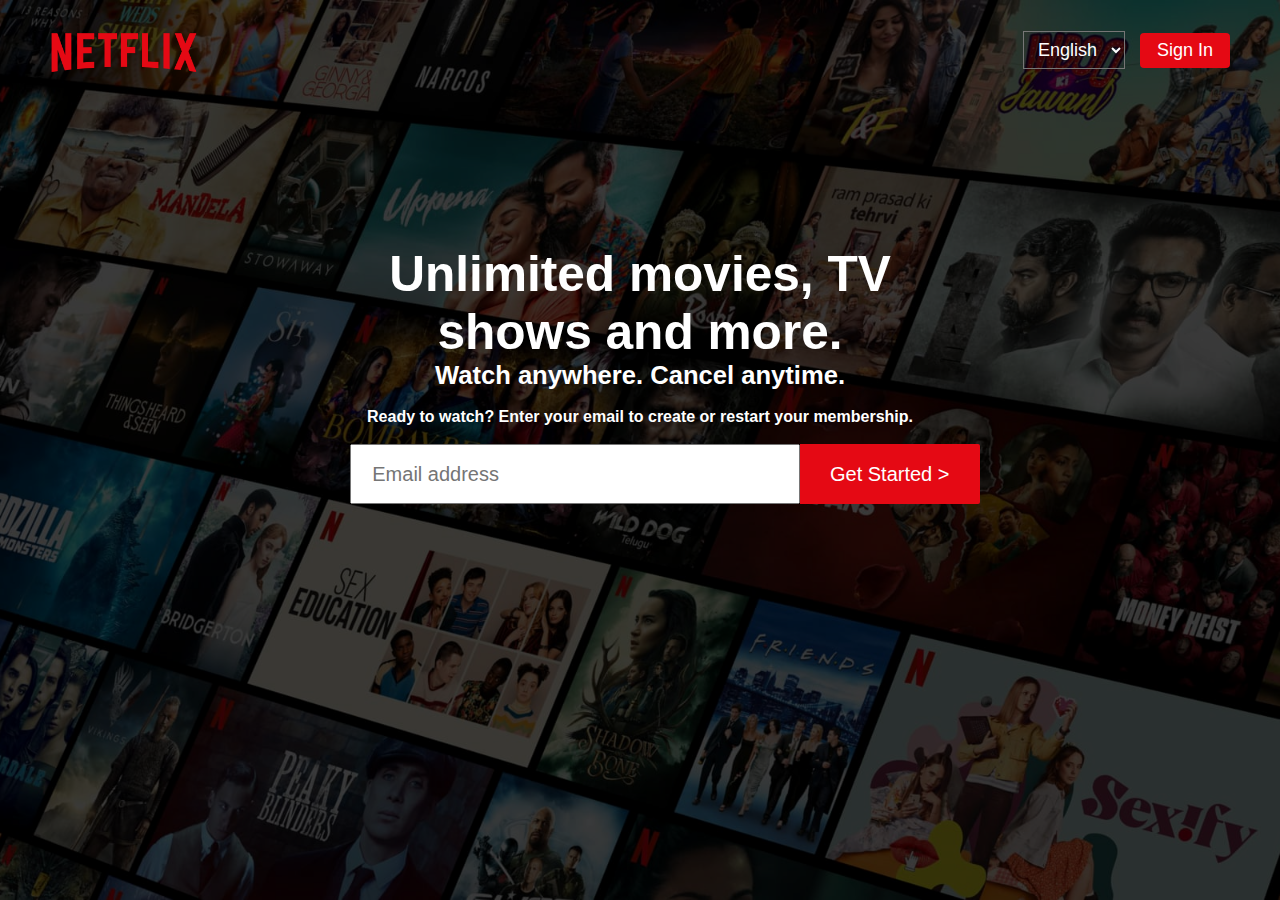
<file: netflix/index.html>
<!DOCTYPE html>
<html lang="en">

<head>
    <meta charset="UTF-8">
    <meta http-equiv="X-UA-Compatible" content="IE=edge">
    <meta name="viewport" content="width=device-width, initial-scale=1.0">
    <link rel="stylesheet" href="index.css">
    <title>Netflix India - Watch TV Shows Online, Watch Movies Online</title>
</head>

<body>

    <div class="container">
        <nav class="navbar">
            <div class="left">
                <img src="images/netflix-logo.png" alt="">
            </div>
            <div class="right">
                <select name="language" class="language">
                    <option value="English">English</option>
                    <option value="Hindi">Hindi</option>
                </select>
                <button><a href="#">Sign In</a></button>
            </div>
        </nav>

        <div class="title">
            <div class="content">
                <h1>Unlimited movies, TV shows and more.</h1>
                <h2>Watch anywhere. Cancel anytime.</h2>
                <form action="#">
                    <h3>Ready to watch? Enter your email to create or restart your membership.</h3>
                    <div class="email">
                        <input type="email" name="email" placeholder="Email address">
                        <button><a href="#">Get Started ></a></button>
                    </div>
                </form>
            </div>
        </div>
    </div>
</body>

</html>
</file>
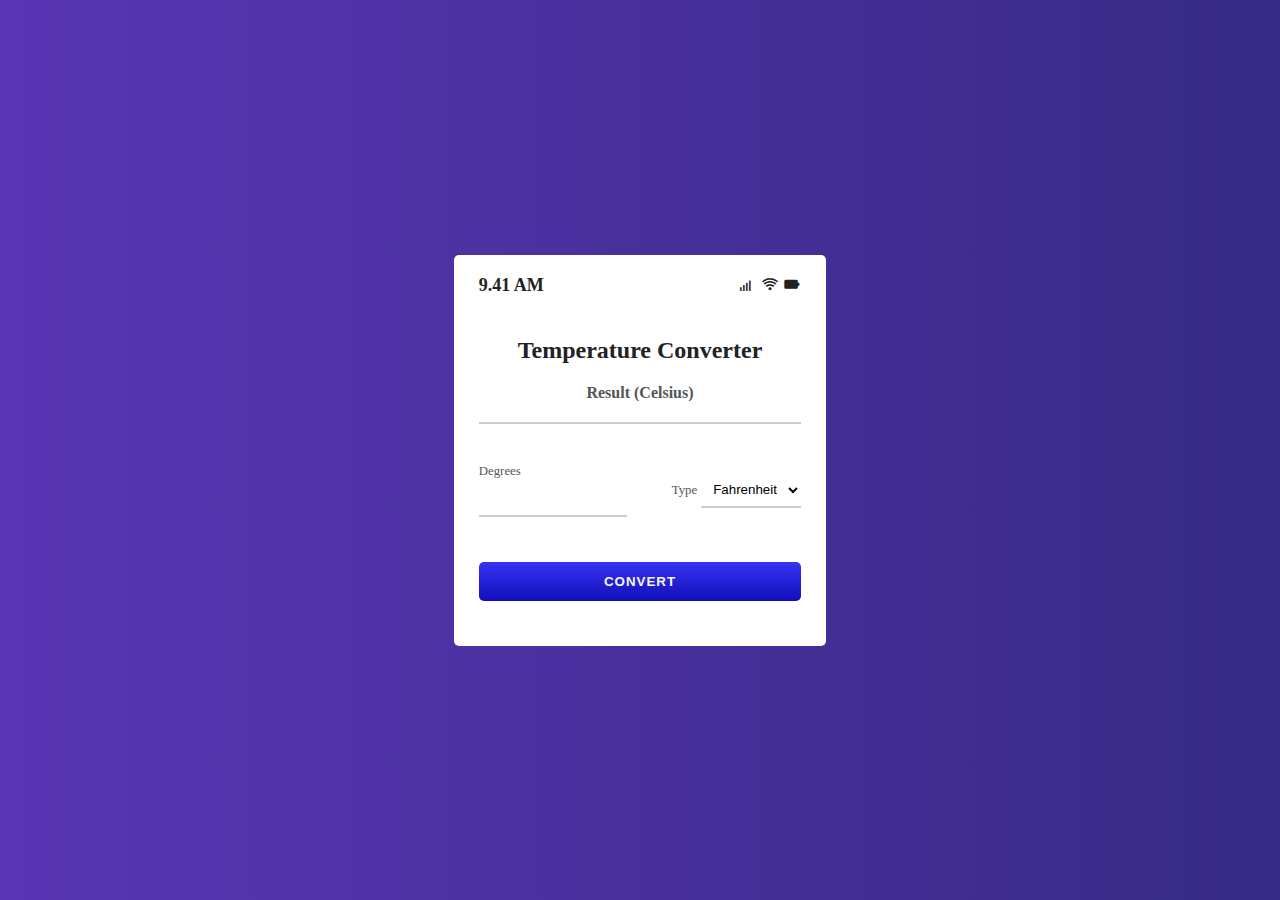
<file: temp_converter/index.html>
<!DOCTYPE html>
<html lang="en">

<head>
    <meta charset="UTF-8" />
    <meta name="viewport" content="width=device-width, initial-scale=1.0" />
    <title>Temperature Converter Website using html, css & JavaScript</title>
    <!-- css link -->
    <link rel="stylesheet" href="index.css" />

    <!-- box icons -->
    <link rel="stylesheet" href="https://unpkg.com/boxicons@latest/css/boxicons.min.css">

    <!-- font awesome -->
    <link rel="stylesheet" href="https://cdnjs.cloudflare.com/ajax/libs/font-awesome/4.7.0/css/font-awesome.min.css">

</head>

<body>
    <div class="container">
        <div class="temperature-converter">
            <div class="mobile">
                <p class="time">9.41 AM</p>
                <div>
                    <i class='bx bx-signal-4'></i>
                    <i class='bx bx-wifi'></i>
                    <i class='bx bxs-battery'></i>
                </div>
            </div>

            <h1 class="title">Temperature Converter</h1>

            <div class="result">
                <span class="result-heading">Result (Celsius)</span>
                <h2 class="celsius-value" id="celsius"></h2>
            </div>

            <!-- input field -->
            <div class="degree-type">
                <!-- for degrees -->
                <div class="degree-field">
                    <label for="degree">Degrees</label>
                    <input type="number" name="degree" id="degree" />
                </div>

                <!-- for option selection -->
                <div class="temp-field">
                    <label for="temp-type">Type</label>
                    <select name="temperatures" id="temp-type" autocomplete="on">
                        <option id="fahrenheit" value="fahrenheit">Fahrenheit</option>
                        <option id="kelvin" value="kelvin">Kelvin</option>
                    </select>
                </div>
            </div>
            <button id="convert-btn">Convert</button>

        </div>
    </div>
    <!-- script tags -->
    <script src="temp.js"></script>
</body>

</html>
</file>
<file: netflix/index.css>
* {
    padding: 0;
    margin: 0;
    box-sizing: border-box;
}

body {
    width: 100%;
    height: 100%;
    color: white;
    background: black;
    font-family: 'Helvetica Neue', Helvetica, Arial, sans-serif;
}

.container::before {
    content: "";
    background: url(images/netflix.jpg) no-repeat center center/cover;
    position: absolute;
    height: 100%;
    width: 100%;
    opacity: 0.3;
    z-index: -1;
}

.container .navbar {
    height: 100px;
    display: flex;
}

.container .navbar .left {
    height: 100%;
    display: flex;
    float: left;
}

.container .navbar .left img {
    height: 100px;
    position: absolute;
    left: 35px;
}

.container .navbar .right {
    display: flex;
    height: 100px;
    float: right;
    position: absolute;
    right: 50px;
}

.container .navbar .right .language {
    margin: auto;
    align-items: center;
    justify-content: center;
    font-size: 18px;
    padding: 7px 10px;
    color: white;
    background: none;
    cursor: pointer;
    margin-right: 15px;
}

.container .navbar .right .language option {
    background-color: grey;
}

.container .navbar .right button {
    margin: auto;
    align-items: center;
    justify-content: center;
    font-size: 18px;
    font-weight: 400;
    padding: 7px 17px;
    background: #e50914;
    cursor: pointer;
    outline: none;
    border-radius: 4px;
    border: none;
}

.container .navbar .right button a {
    text-decoration: none;
    color: white;
}

.container .title {
    padding: 70px 45px;
}

.container .title .content {
    width: 950px;
    margin: auto;
    padding: 75px 0;
    text-align: center;
}

.container .title .content h1 {
    width: 650px;
    margin: auto;
    font-size: 3.1rem;
    text-align: center;
}

.container .title .content h2 {
    width: 650px;
    margin: auto;
    font-size: 1.6rem;
    text-align: center;
}

.container .title .content form h3 {
    font-size: 1rem;
    margin: 18px 0;
    text-align: center;
}

.container .title .content form .email {
    width: 1000px;
    margin: auto;
}

.container .title .content form .email input {
    height: 60px;
    width: 450px;
    margin: auto;
    padding: 20px;
    font-size: 20px;
    outline: none;
}

.container .title .content form .email button {
    margin: auto;
    height: 60px;
    width: 180px;
    align-items: center;
    justify-content: center;
    font-size: 20px;
    padding: 7px 17px;
    background: #e50914;
    cursor: pointer;
    outline: none;
    border-top-right-radius: 2px;
    border-bottom-right-radius: 2px;
    border: none;
    margin-left: -5px;
}

.container .title .content form .email button:hover {
    background-color: #f40612;
}

.container .title .content form .email button a {
    text-decoration: none;
    color: white;
}
</file>
<file: temp_converter/index.css>
* {
    box-sizing: border-box;
    margin: 0;
    padding: 0;
}

body {
    background-color: #020d45;
    background: linear-gradient(90deg, #5936b4 0%, #362a84 100%);
    color: #222;
    font-size: 1rem;
    display: flex;
    justify-content: center;
    align-items: center;
    width: 100vw;
    height: 100vh;
}

.mobile {
    display: flex;
    justify-content: space-between;
    margin-bottom: 40px;
    font-size: 18px;
    font-weight: 700;
}

.temperature-converter {
    background: #fff;
    border-radius: 5px;
    position: relative;
    display: flex;
    flex-direction: column;
    justify-content: center;
    padding: 20px 25px 45px;
    min-width: 320px;
    width: 100%;
    height: auto;
    box-shadow: -5px -5px 250px 0px rgba(255, 255, 255, 0.02) inset;
    backdrop-filter: blur(21px);
}

.title {
    color: #222;
    font-size: 1.5rem;
    text-align: center;
}

.result {
    text-align: center;
    margin: 20px 0;
}

.result-heading {
    color: #555;
    font-size: 1rem;
    font-weight: 600;
}

.celsius-value {
    border-bottom: 2px solid #ccc;
    padding: 10px;
    transition: all .45s ease;
}

label {
    color: #555;
    font-size: 0.8rem;
    margin-bottom: 5px;
}

input,
select {
    background: transparent;
    border: none;
    outline: none;
    border-bottom: 2px solid #ccc;
    padding: 8px;
    margin-bottom: 15px;
}

input:focus {
    border: 1px solid #4c49f3;
}

.degree-type {
    display: flex;
    justify-content: space-between;
    align-items: center;
    padding: 20px 0;
}

.degree-field {
    display: flex;
    flex-direction: column;
    width: 46%;
}

option {
    background-color: #3c39e7;
    color: #f6f6f6;
}

#convert-btn {
    background: linear-gradient(to bottom, #3633f3, #120fb9);
    border: none;
    outline: none;
    border-radius: 5px;
    color: #f6f6f6;
    cursor: pointer;
    font-weight: bold;
    letter-spacing: 1px;
    text-transform: uppercase;
    margin-top: 10px;
    padding: 12px 80px;
    transition: all 0.3s ease-in;
}

#convert-btn:hover {
    background: linear-gradient(to bottom, #4a47e7, #322fda);
}

/* Add a right margin to each icon */

.fa {
    margin-left: -12px;
    margin-right: 8px;
}

.loading {
    display: none;
}
</file>
